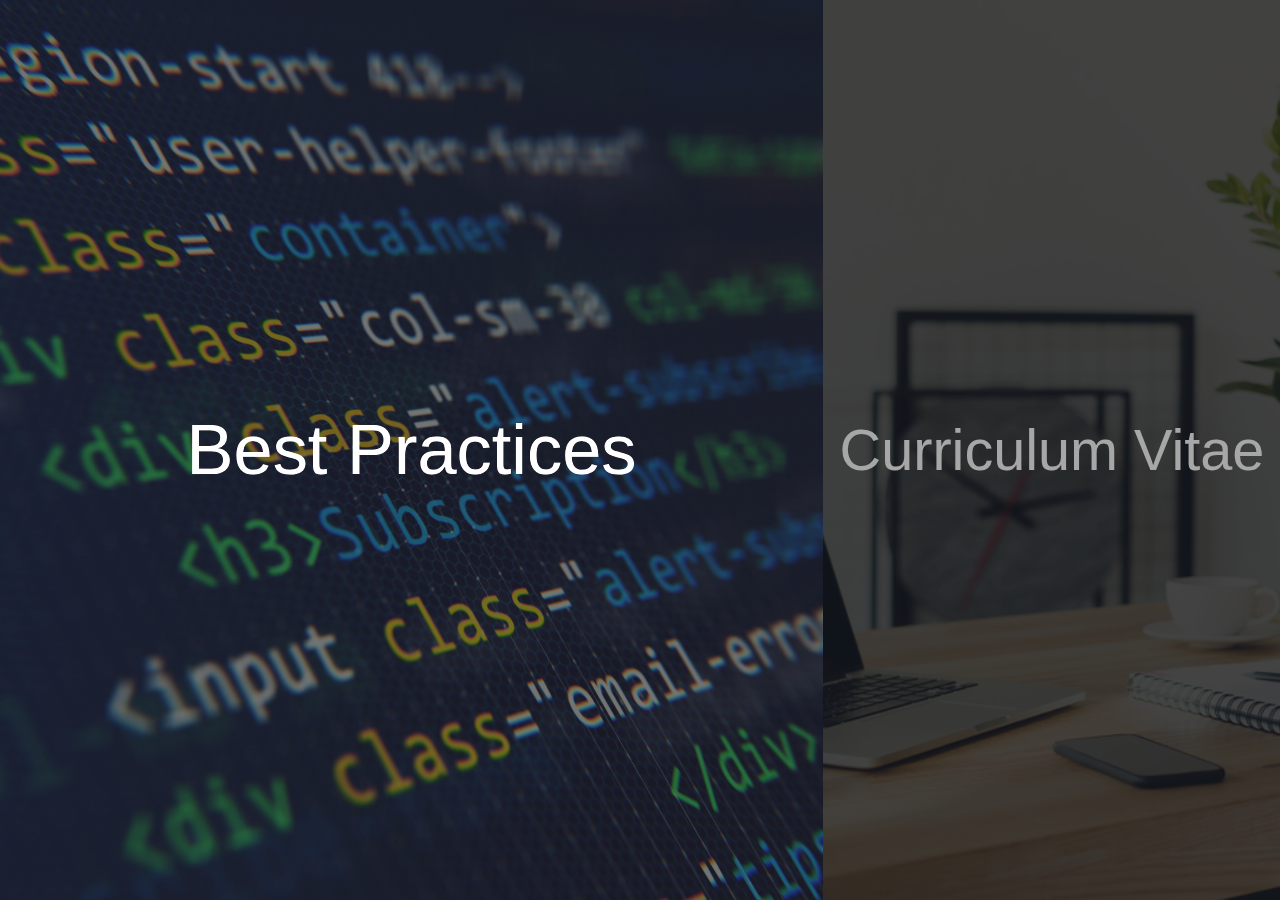
<file: index.html>
<!DOCTYPE html>
<html lang="en">
    <head>
        <meta charset="utf-8" />
        <meta name="viewport" content="width=device-width, initial-scale=1" />
        <title>Home</title>
        <link rel="stylesheet" href="./css/index.css" />
    </head>
    <body>
        <div class="container">
            <div class="box left">
                <div class="box-content">
                    <a href="./best-practices.html">Best Practices</a>
                </div>
            </div>
            <div class="box right">
                <div class="box-content">
                    <a href="./cv.html">Curriculum Vitae</a>
                </div>
            </div>
        </div>
    </body>
</html>
</file>
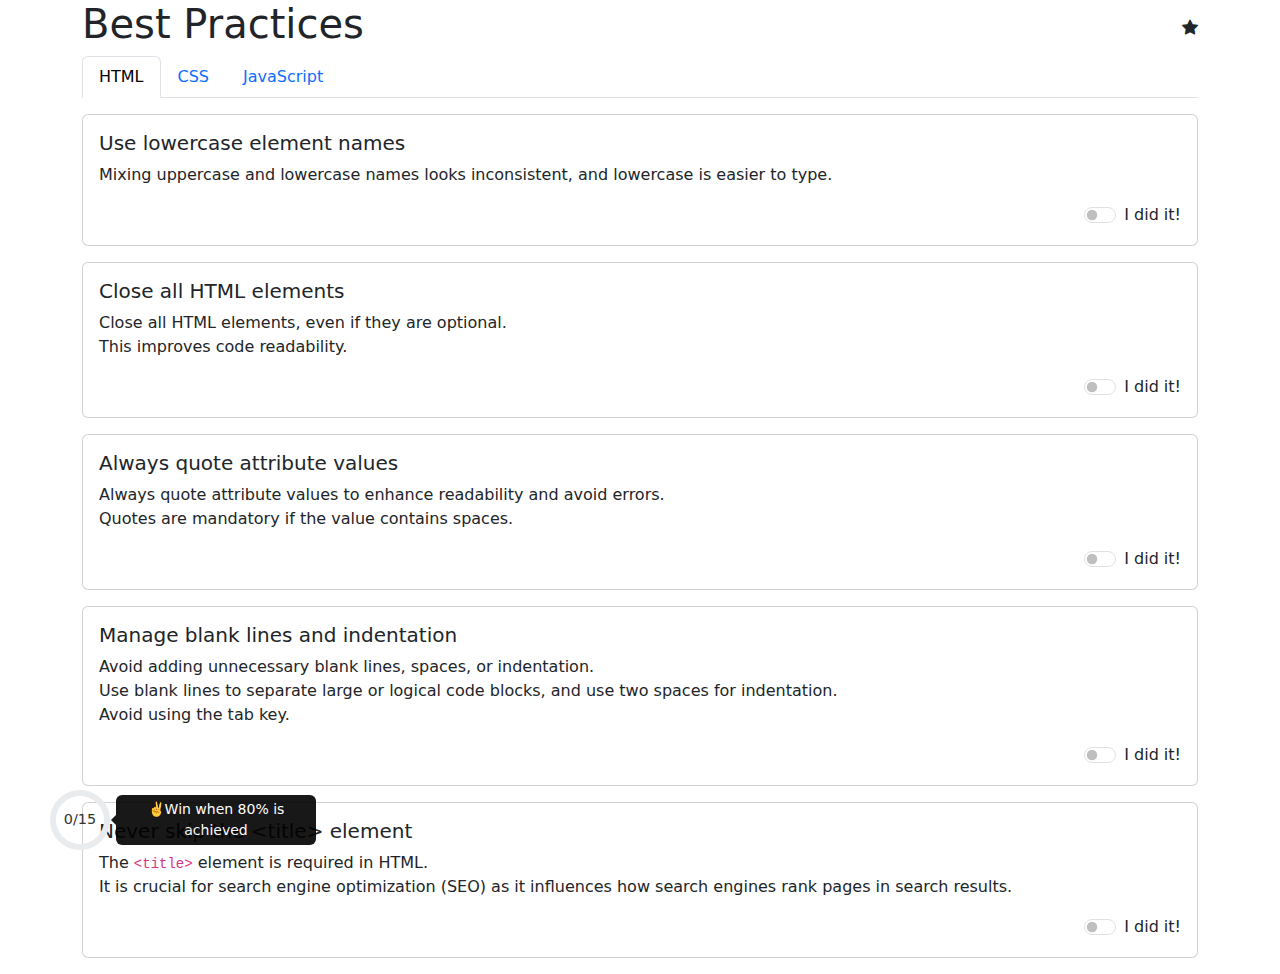
<file: best-practices.html>
<!DOCTYPE html>
<html lang="en">
    <head>
        <meta charset="utf-8">
        <meta name="viewport" content="width=device-width, initial-scale=1">
        <title>Best Practices</title>
        <link
            href="https://cdn.jsdelivr.net/npm/bootstrap@5.3.3/dist/css/bootstrap.min.css"
            rel="stylesheet"
            integrity="sha384-QWTKZyjpPEjISv5WaRU9OFeRpok6YctnYmDr5pNlyT2bRjXh0JMhjY6hW+ALEwIH"
            crossorigin="anonymous"
        >
        <script
            src="https://cdn.jsdelivr.net/npm/bootstrap@5.3.3/dist/js/bootstrap.bundle.min.js"
            integrity="sha384-YvpcrYf0tY3lHB60NNkmXc5s9fDVZLESaAA55NDzOxhy9GkcIdslK1eN7N6jIeHz"
            crossorigin="anonymous"
        ></script>
        <link
            rel="stylesheet"
            href="https://cdn.jsdelivr.net/npm/bootstrap-icons@1.11.3/font/bootstrap-icons.min.css"
        >
        <link rel="stylesheet" href="./css/best-practices.css">
        <script src="./js/best-practices.js"></script>
    </head>
    <body>
        <div class="container">
            <!-- Alert placeholder for Bootstrap alerts -->
            <div id="liveAlertPlaceholder"></div>
            <!-- Navbar -->
            <div class="row">
                <div class="col">
                    <h1>Best Practices</h1>
                </div>
                <!-- Star icon for showing prize (displayed when the user wins) -->
                <div class="col d-flex align-items-center justify-content-end">
                    <i class="bi bi-star-fill star" id="starIcon" onclick="showPrize()"></i>
                </div>
            </div>
            <!-- Navigation tabs for different sections -->
            <div class="nav nav-tabs"></div>
            <!-- Tab content -->
            <div class="tab-content mb-3"></div>
            <!-- Progress circle -->
            <div class="progress-circle mt-3">
                <svg viewBox="0 0 100 100" data-bs-toggle="tooltip" data-bs-title="✌️Win when 80% is achieved">
                    <circle cx="50" cy="50" r="45" stroke="#e9ecef" stroke-width="10" fill="none" />
                    <g transform="rotate(-90 50 50)">
                        <circle
                            class="progress-ring"
                            cx="50"
                            cy="50"
                            r="45"
                            stroke="red"
                            stroke-width="10"
                            fill="none"
                            stroke-dasharray="283"
                            stroke-dashoffset="283"
                        />
                    </g>
                    <text class="progress-text" x="50" y="50">0/0</text>
                </svg>
            </div>
            <!-- Modal for prize -->
            <div class="modal" tabindex="-1" id="prizeModal">
                <div class="modal-dialog">
                    <div class="modal-content">
                        <div class="modal-header">
                            <h5 class="modal-title">Success!!</h5>
                            <button type="button" class="btn-close" data-bs-dismiss="modal" aria-label="Close"></button>
                        </div>
                        <div class="modal-body">
                            <p>Here is the prize picture!</p>
                            <div id="prizeImage"></div>
                        </div>
                        <div class="modal-footer">
                            <button type="button" class="btn btn-secondary" data-bs-dismiss="modal">Close</button>
                        </div>
                    </div>
                </div>
            </div>
        </div>
    </body>
</html>
</file>
<file: css/index.css>
html,
body {
    padding: 0;
    margin: 0;
    width: 100vw;
    height: 100vh;
    overflow: hidden;
    font-family: Arial, sans-serif;
    background-color: #222;
}

.container {
    width: 100%;
    height: 100%;
    display: flex;
    position: relative;
    overflow: hidden;
}

.box {
    padding: 0;
    margin: 0;
    width: 50%;
    height: 100%;
    display: flex;
    justify-content: center;
    align-items: center;
    position: relative;
    overflow: hidden;
    transition: all 0.5s ease;
    background-color: #333;
    background-size: cover;
    background-position: center center;
}

.box-content {
    position: relative;
    text-align: center;
    transition: all 0.5s ease;
    transform: scale(0.9);
    white-space: nowrap;
}

.box-content a {
    color: #eee;
    text-decoration: none;
    font-size: 5vw;
}

.left {
    background-image: linear-gradient(rgba(30, 30, 30, 0.7), rgba(30, 30, 30, 0.7)), url("../images/left-bg.jpeg");
}

.right {
    background-image: linear-gradient(rgba(30, 30, 30, 0.7), rgba(30, 30, 30, 0.7)), url("../images/right-bg.jpg");
}

/* Hover effects */
.left:hover {
    width: 90%;
    background-position: 45% center;
    filter: brightness(1.2);
}

.right:hover {
    width: 90%;
    background-position: 65% center;
    filter: brightness(1.2);
}

.left:hover + .right {
    filter: brightness(0.7);
}

.right:hover ~ .left {
    filter: brightness(0.7);
}

.box:hover .box-content {
    transform: scale(1.1);
}
</file>
<file: css/best-practices.css>
.progress-circle {
    width: 60px;
    height: 60px;
    position: absolute;
    left: 50px;
    bottom: 50px;
}
.progress-circle text {
    font-size: 1.5em;
    fill: #333;
    text-anchor: middle;
    dominant-baseline: middle;
}
</file>
